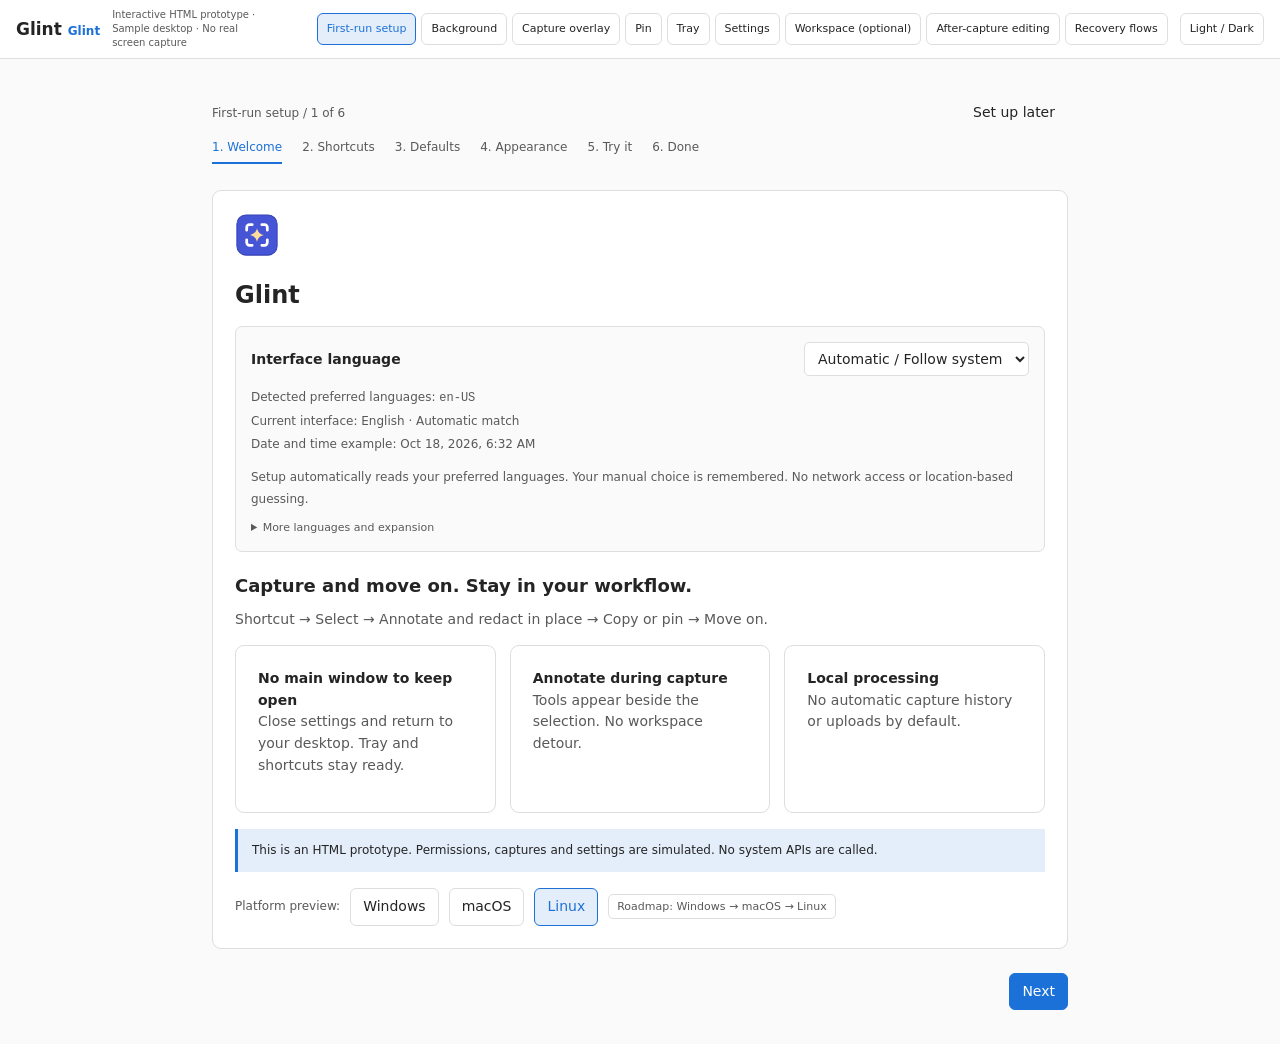
<file: prototype/index.html>
<!doctype html>
<html lang="zh-CN">
<head><meta charset="utf-8"><meta name="viewport" content="width=device-width,initial-scale=1"><title>拾光 Glint · 全流程交互原型</title><link rel="icon" type="image/svg+xml" href="../assets/brand/glint-app.svg"><link rel="stylesheet" href="styles.css"><link rel="stylesheet" href="platform-theme.css"></head>
<body>
<header class="prototype-bar"><strong>拾光 <span>Glint</span></strong><span class="prototype-label">HTML 交互原型 · 示意桌面 · 不截取真实屏幕</span><nav aria-label="原型场景">
<button data-route="onboarding/welcome">首次引导</button><button data-route="idle">常驻</button><button data-route="capture">截图浮层</button><button data-route="pins">贴图</button><button data-route="tray">托盘</button><button data-route="settings/general">设置</button><button data-route="workbench">辅助工作台</button><a class="postprocess-entry" href="postprocess.html">截图后编辑</a><button data-route="feedback">异常反馈</button>
</nav><button data-action="theme" title="切换原型主题">明 / 暗</button></header>
<main id="app"></main><div id="modal-root"></div><div id="toast" role="status" aria-live="polite"></div>
<script src="icons.js"></script><script src="toolbar.js"></script><script src="i18n.js"></script><script src="i18n-en.js"></script><script src="objects.js"></script>
<script src="capture-modes.js"></script><script src="app.js"></script>
</body></html>
</file>
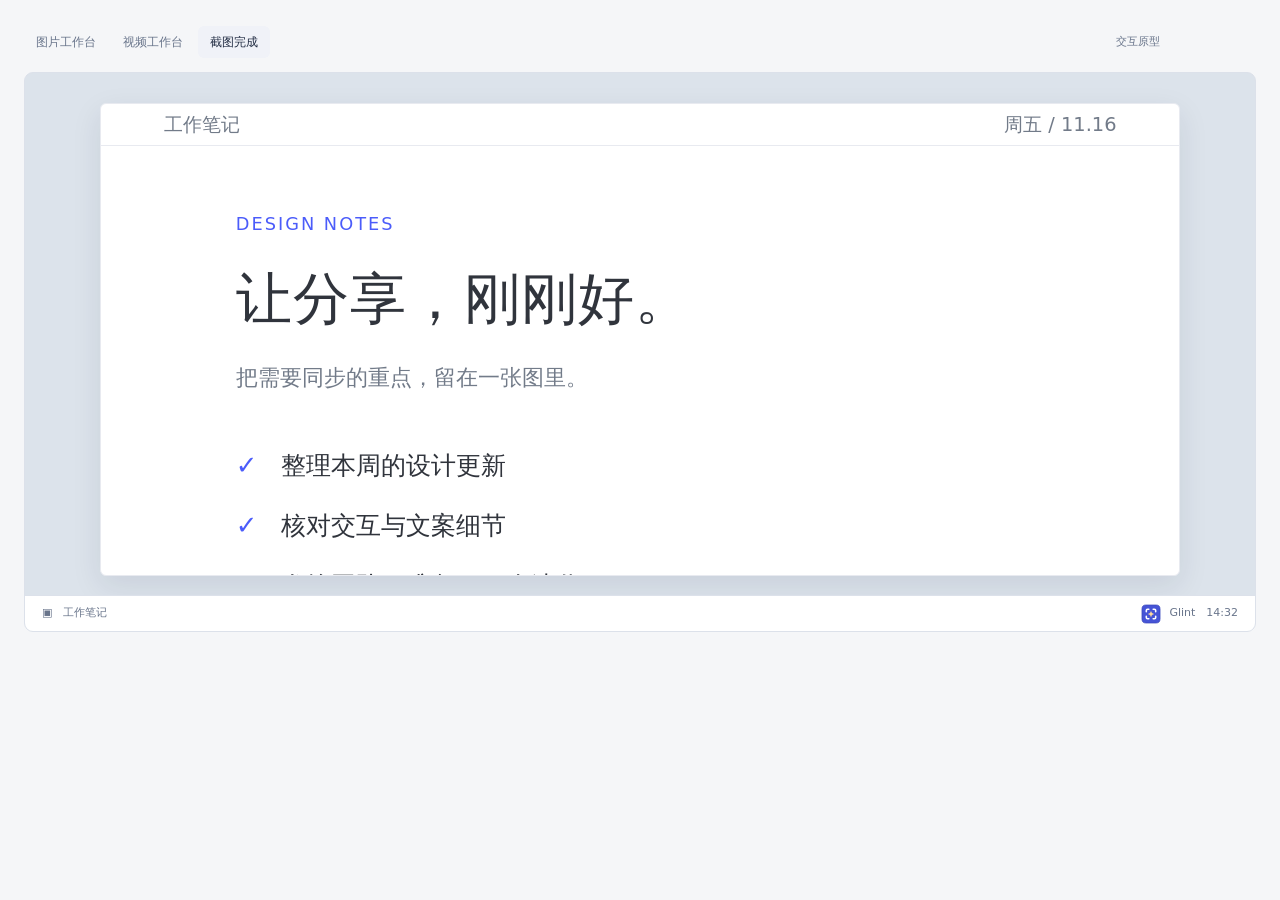
<file: prototype/postprocess.html>
<!doctype html>
<html lang="zh-CN">
<head>
  <meta charset="utf-8"><meta name="viewport" content="width=device-width,initial-scale=1">
  <title>拾光 Glint · 后处理工作台</title>
  <link rel="icon" type="image/svg+xml" href="../assets/brand/glint-app.svg"><link rel="stylesheet" href="postprocess.css">
</head>
<body style="margin:0;padding:clamp(8px,2vw,24px);background:light-dark(#f5f6f8,#16181c);color-scheme:light dark">
  <!-- BEGIN POSTPROCESS MOCKUP -->
  <div id="glint-postprocess" aria-label="拾光图片与视频工作台">
    <div class="gp-preview-bar"><div class="gp-scenarios" role="group" aria-label="预览场景"><button type="button" data-preview="image" aria-pressed="true">图片工作台</button><button type="button" data-preview="video" aria-pressed="false">视频工作台</button><button type="button" data-preview="result" aria-pressed="false">截图完成</button></div><span>交互原型</span></div>
    <section class="gp-desktop-view" aria-label="截图后返回桌面">
      <div class="gp-desktop-document"><div class="gp-desktop-content"></div></div>
      <aside class="gp-result-float" aria-label="截图结果浮窗"><button type="button" class="gp-result-close gp-icon" data-action="dismiss-result" aria-label="关闭浮窗"><i data-glint-icon="x" aria-hidden="true"></i></button><button type="button" class="gp-result-open" data-action="edit-result" aria-label="点击缩略图打开工作台"><span class="gp-result-status"><i data-glint-icon="check" aria-hidden="true"></i><span data-result-status>已复制到剪贴板</span></span><span class="gp-result-thumbnail"></span><span class="gp-result-footer"><span data-result-kind>截图</span><span>点击编辑 ↗</span></span></button></aside>
      <div class="gp-desktop-taskbar" aria-hidden="true"><span>▣　工作笔记</span><span><img src="../assets/brand/glint-small.svg" width="20" height="20" alt="">Glint　14:32</span></div>
    </section>
    <section class="gp-window" aria-label="图片与视频编辑窗口" hidden>
      <header class="gp-titlebar"><span class="gp-brand" aria-label="拾光"><img src="../assets/brand/glint-app.svg" width="28" height="28" alt=""></span><div class="gp-file-title"><b data-filename>截图 11-16.png</b><span data-dirty>未修改</span></div><div class="gp-editor-output"><button type="button" class="gp-icon" data-action="copy" aria-label="复制图片" data-tooltip="复制图片 · Ctrl C"><i data-glint-icon="copy" aria-hidden="true"></i></button><button type="button" class="gp-primary" data-action="export"><i data-glint-icon="save" aria-hidden="true"></i><span data-export-label>保存副本</span></button></div><button type="button" class="gp-icon gp-window-close" data-action="close" aria-label="关闭编辑窗口"><i data-glint-icon="x" aria-hidden="true"></i></button></header>
      <div class="gp-commandbar"><div class="gp-history"><button type="button" class="gp-icon" data-action="undo" aria-label="撤销" data-tooltip="撤销 · Ctrl Z"><i data-glint-icon="undo-2" aria-hidden="true"></i></button><button type="button" class="gp-icon" data-action="redo" aria-label="重做" data-tooltip="重做 · Ctrl Shift Z"><i data-glint-icon="redo-2" aria-hidden="true"></i></button></div><nav class="gp-toolrail" aria-label="编辑工具"></nav><div class="gp-command-end"><button type="button" class="gp-icon" data-action="compare" aria-label="按住查看原图" data-tooltip="按住查看原图"><i data-glint-icon="columns-2" aria-hidden="true"></i></button><button type="button" class="gp-icon" data-action="more" aria-label="更多操作" aria-expanded="false" data-tooltip="更多操作"><i data-glint-icon="ellipsis" aria-hidden="true"></i></button></div></div>
      <div class="gp-context" aria-label="当前工具选项"></div>
      <div class="gp-editor-body">
        <div class="gp-center">
          <main class="gp-stage" aria-label="编辑画布"><div class="gp-image-frame"><div class="gp-image-source" data-source><div class="gp-sample"><div class="gp-sample-top"><span>工作笔记</span><span>周五 / 11.16</span></div><article class="gp-sample-note"><div class="gp-sample-eyebrow">DESIGN NOTES</div><h2>让分享，刚刚好。</h2><p class="gp-sample-intro">把需要同步的重点，留在一张图里。</p><div class="gp-sample-list"><p><span>✓</span> 整理本周的设计更新</p><p><span>✓</span> 核对交互与文案细节</p><p><span>□</span> 发给团队，准备下一次迭代</p></div><div class="gp-sample-contact"><span>项目联系人</span><b>林一 · 138 0013 8000</b></div></article></div><img class="gp-local-image" alt="当前编辑图片" hidden><video class="gp-local-video" playsinline preload="metadata" hidden></video><svg class="gp-annotations" viewBox="0 0 1280 800" role="img" aria-label="可编辑标注"></svg></div><div class="gp-crop" hidden><div class="gp-crop-box" data-crop-handle="move"><span class="gp-crop-size"></span><span data-crop-handle="nw"></span><span data-crop-handle="ne"></span><span data-crop-handle="sw"></span><span data-crop-handle="se"></span></div></div><span class="gp-original-label" hidden>原图</span></div><span class="gp-canvas-hint" data-hint aria-live="polite"></span></main>
          <div class="gp-viewbar"><span data-editor-info>PNG · 1280 × 800</span><div class="gp-view-note" data-view-note></div><div class="gp-zoom"><button type="button" class="gp-icon" data-action="zoom-out" aria-label="缩小"><i data-glint-icon="minus" aria-hidden="true"></i></button><button type="button" data-action="zoom-actual" data-zoom>适应</button><button type="button" class="gp-icon" data-action="zoom-in" aria-label="放大"><i data-glint-icon="plus" aria-hidden="true"></i></button><span class="gp-divider"></span><button type="button" data-action="fit" aria-label="适应窗口" data-tooltip="适应窗口"><i data-glint-icon="maximize" aria-hidden="true"></i></button></div></div>
        </div>
      </div>
      <section class="gp-video" aria-label="视频片段时间线" hidden>
        <div class="gp-timeline-toolbar"><div class="gp-clip-actions"><button type="button" data-action="split"><i data-glint-icon="scissors" aria-hidden="true"></i><span>分割</span></button><button type="button" class="gp-icon" data-action="delete-clip" aria-label="删除所选片段" data-tooltip="删除所选片段"><i data-glint-icon="trash-2" aria-hidden="true"></i></button><button type="button" class="gp-icon" data-category="clip" aria-label="裁剪片段时长" data-tooltip="裁剪片段时长"><i data-glint-icon="clip" aria-hidden="true"></i></button></div><div class="gp-playback"><button type="button" class="gp-icon" data-action="frame-back" aria-label="上一帧"><i data-glint-icon="skip-back" aria-hidden="true"></i></button><button type="button" class="gp-icon" data-action="play" aria-label="播放"><i data-glint-icon="play" aria-hidden="true"></i></button><button type="button" class="gp-icon" data-action="frame-next" aria-label="下一帧"><i data-glint-icon="skip-forward" aria-hidden="true"></i></button><span class="gp-time"><b data-time>00:08.0</b><span data-duration> / 00:32.0</span></span></div><button type="button" data-action="audio" aria-pressed="false" data-audio-button><i data-glint-icon="volume-2" aria-hidden="true"></i><span>声音</span></button></div>
        <div class="gp-timeline"><div class="gp-track-labels"><span>时间</span><span>画面</span><span>标注</span></div><div class="gp-track-content"><div class="gp-ruler"></div><div class="gp-clip-track"></div><div class="gp-mark-track"></div><div class="gp-playhead" aria-hidden="true"></div><input type="range" class="gp-seek" data-field="seek" min="0" max="32" step="0.01" value="8" aria-label="时间线播放位置"></div></div>
        <div class="gp-timeline-footer"><span data-timeline-summary>1 个片段 · 标注可设置出现时间</span></div>
      </section>
      <div class="gp-more-menu" role="group" aria-label="更多操作" hidden></div>
      <div class="gp-dialog-layer" hidden><section class="gp-dialog" role="dialog" aria-modal="true" aria-label="编辑对话框"></section></div>
    </section>
    <input type="file" class="gp-file-input" accept=".png,.jpg,.jpeg,.webp,.bmp,.tif,.tiff,.ico,.gif,.mp4,.mov,.mkv,.webm,.m4v,.wmv" hidden><div class="gp-toast" role="status" aria-live="polite" hidden></div>
  </div>
  <!-- END POSTPROCESS MOCKUP -->
  <script src="icons.js"></script><script src="postprocess.js"></script>
</body>
</html>
</file>
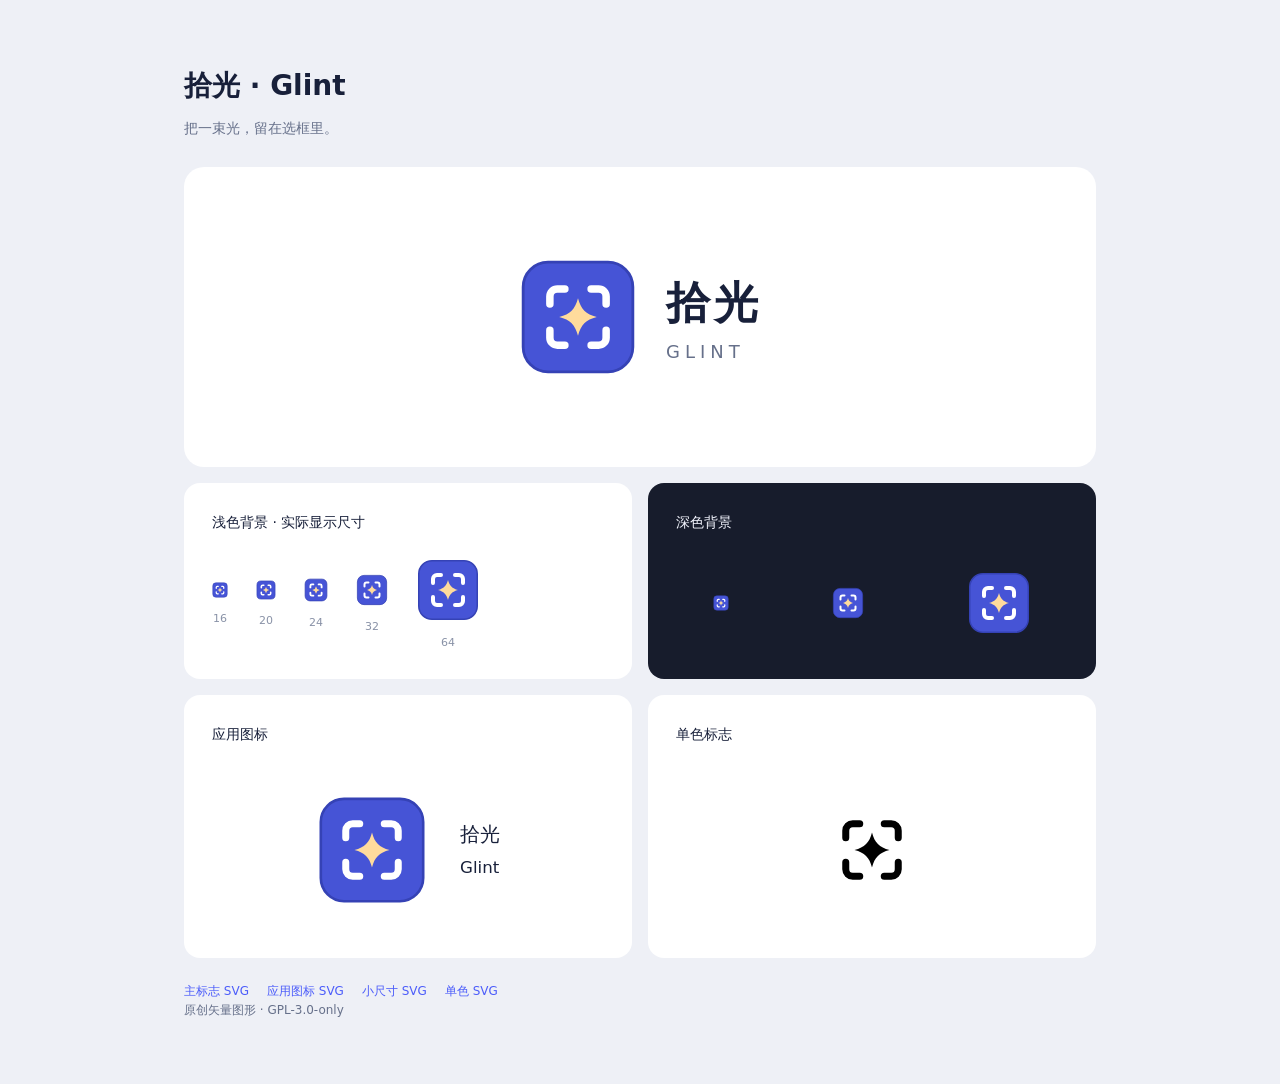
<file: assets/brand/preview.html>
<!doctype html>
<html lang="zh-CN">
<meta charset="utf-8">
<meta name="viewport" content="width=device-width,initial-scale=1">
<title>拾光 · Glint 标志</title>
<style>
  *{box-sizing:border-box}body{margin:0;background:#eef0f6;color:#18203a;font:14px/1.6 system-ui,"Microsoft YaHei",sans-serif}
  main{max-width:960px;margin:64px auto;padding:0 24px}h1{font-size:28px;margin:0 0 8px}p{color:#66708a;margin:0 0 28px}
  .hero{background:#fff;border-radius:20px;min-height:300px;display:flex;align-items:center;justify-content:center;gap:28px}
  .hero img{width:120px;height:120px}.name{font-size:44px;font-weight:650;letter-spacing:4px}.en{font-size:18px;letter-spacing:5px;color:#66708a}
  .grid{display:grid;grid-template-columns:1fr 1fr;gap:16px;margin:16px 0}.card{background:#fff;padding:28px;border-radius:16px}.dark{background:#171c2c;color:#f4f6ff}
  h2{font-size:14px;font-weight:500;margin:0 0 24px;color:inherit}.sizes{display:flex;align-items:center;gap:28px;min-height:90px;flex-wrap:wrap}
  figure{margin:0;text-align:center}figcaption{font-size:11px;color:#8992a7;margin-top:12px}.sizes img{display:block;margin:auto}
  .app{display:flex;align-items:center;justify-content:center;gap:32px;min-height:160px}.app img{width:112px;height:112px}.app span{font-size:20px}
  a{color:#4b5cfa;text-decoration:none}footer{margin-top:24px;color:#66708a;font-size:12px}footer a{margin-right:18px}
  @media(max-width:620px){main{margin:24px auto}.grid{grid-template-columns:1fr}.hero{gap:16px;min-height:240px}.hero img{width:80px;height:80px}.name{font-size:30px}.sizes{gap:20px}}
</style>
<main>
  <h1>拾光 · Glint</h1>
  <p>把一束光，留在选框里。</p>
  <section class="hero"><img src="glint.svg" alt="拾光标志"><div><div class="name">拾光</div><div class="en">GLINT</div></div></section>
  <div class="grid">
    <section class="card"><h2>浅色背景 · 实际显示尺寸</h2><div class="sizes">
      <figure><img src="glint-small.svg" width="16" height="16" alt="16 像素"><figcaption>16</figcaption></figure>
      <figure><img src="glint-small.svg" width="20" height="20" alt="20 像素"><figcaption>20</figcaption></figure>
      <figure><img src="glint-small.svg" width="24" height="24" alt="24 像素"><figcaption>24</figcaption></figure>
      <figure><img src="glint.svg" width="32" height="32" alt="32 像素"><figcaption>32</figcaption></figure>
      <figure><img src="glint.svg" width="64" height="64" alt="64 像素"><figcaption>64</figcaption></figure>
    </div></section>
    <section class="card dark"><h2>深色背景</h2><div class="sizes">
      <img src="glint-small.svg" width="16" height="16" alt="小图标">
      <img src="glint.svg" width="32" height="32" alt="标志">
      <img src="glint.svg" width="64" height="64" alt="标志">
    </div></section>
    <section class="card"><h2>应用图标</h2><div class="app"><img src="glint-app.svg" alt="应用图标"><span>拾光<br><small>Glint</small></span></div></section>
    <section class="card"><h2>单色标志</h2><div class="app"><img src="glint-mono.svg" alt="单色标志"></div></section>
  </div>
  <footer><a href="glint.svg">主标志 SVG</a><a href="glint-app.svg">应用图标 SVG</a><a href="glint-small.svg">小尺寸 SVG</a><a href="glint-mono.svg">单色 SVG</a><br>原创矢量图形 · GPL-3.0-only</footer>
</main>
</html>
</file>
<file: prototype/styles.css>
:root{--bg:#f5f6fa;--surface:#fff;--side:#edf0f6;--text:#202b42;--muted:#69758b;--line:#dce1ea;--accent:#4b5cfa;--accent-soft:#e9edff;--danger:#c14151;--desktop:#dce3eb;--shadow:0 12px 36px #19243b18;color-scheme:light}
:root[data-theme=dark]{--bg:#141b27;--surface:#1c2432;--side:#19212f;--text:#e7ebf3;--muted:#a8b3c8;--line:#354054;--accent-soft:#293455;--danger:#ff8c98;--desktop:#101722;--shadow:0 12px 36px #0004;color-scheme:dark}
*{box-sizing:border-box}body{margin:0;background:var(--bg);color:var(--text);font:14px/1.55 "Microsoft YaHei UI",system-ui,sans-serif}button,input,select,textarea{font:inherit;color:inherit}button{cursor:pointer;border:1px solid var(--line);background:var(--surface);border-radius:6px;padding:7px 12px;white-space:nowrap}button:hover{border-color:var(--accent);color:var(--accent)}button:focus-visible,a:focus-visible,input:focus-visible,select:focus-visible{outline:2px solid var(--accent);outline-offset:3px}button:disabled{cursor:default;opacity:.45}button.primary{background:var(--accent);color:#fff;border-color:var(--accent)}button.active{background:var(--accent-soft);border-color:var(--accent);color:var(--accent)}button.danger{color:var(--danger)}button.quiet{border-color:transparent;background:transparent}input[type=text],input[type=number],select,textarea{border:1px solid var(--line);border-radius:5px;background:var(--bg);padding:7px 9px;max-width:100%}input[type=checkbox],input[type=radio],input[type=range]{accent-color:var(--accent)}input[type=range]{width:155px;vertical-align:middle}input[type=number]{width:90px}a{color:var(--accent)}h1,h2,h3,p{margin-top:0}h1{font-size:24px;margin-bottom:10px}h2{font-size:18px;margin-bottom:9px}h3{font-size:15px;margin-bottom:7px}p{color:var(--muted)}small,.muted{color:var(--muted);font-size:12px}kbd{font:12px ui-monospace,monospace;background:var(--side);border:1px solid var(--line);border-radius:4px;padding:2px 6px}hr{border:0;border-top:1px solid var(--line);margin:20px 0}.row{display:flex;align-items:center;gap:10px;flex-wrap:wrap}.spread{display:flex;justify-content:space-between;align-items:center;gap:15px}.grow{flex:1}.stack{display:grid;gap:14px}.chip{display:inline-block;padding:3px 8px;border:1px solid var(--line);border-radius:5px;font-size:11px;color:var(--muted)}.planned{color:#a6771b;background:#fff2d6;border-color:#eed59e}.ok{color:#13816b;background:#e5f6ef}.error{color:var(--danger)}.note{padding:12px 14px;border-left:3px solid var(--accent);background:var(--accent-soft);font-size:12px;margin:16px 0}.card{background:var(--surface);border:1px solid var(--line);padding:22px;border-radius:9px}.grid2{display:grid;grid-template-columns:1fr 1fr;gap:16px}.grid3{display:grid;grid-template-columns:repeat(3,1fr);gap:14px}.prototype-bar{height:56px;padding:8px 16px;display:flex;align-items:center;gap:12px;border-bottom:1px solid var(--line);background:var(--surface);position:relative;z-index:100}.prototype-bar strong{font-size:17px;white-space:nowrap}.prototype-bar strong span{font-size:12px;color:var(--accent)}.prototype-label{font-size:10px;color:var(--muted);max-width:160px;line-height:1.4}.prototype-bar nav{display:flex;gap:5px;margin-left:auto}.prototype-bar button{font-size:11px;padding:6px 9px}.prototype-bar [aria-current=page]{color:var(--accent);border-color:var(--accent);background:var(--accent-soft)}#app{min-height:calc(100vh - 56px)}.page{max-width:1100px;margin:auto;padding:32px 28px}.page-head{margin-bottom:24px}.footer-actions{display:flex;gap:10px;align-items:center;margin-top:24px;justify-content:flex-end}.stepper{display:flex;gap:20px;margin-bottom:26px;flex-wrap:wrap}.stepper span{font-size:12px;color:var(--muted);padding:6px 0;border-bottom:2px solid transparent}.stepper .current{color:var(--accent);border-color:var(--accent)}.onboard-wrap{max-width:840px;margin:auto;padding:35px 22px}.onboard{min-height:420px}.brand-icon{width:44px;height:44px;display:grid;place-items:center;background:var(--accent);border-radius:10px;color:white;font-size:28px;margin-bottom:20px}.choice{display:block;padding:15px;border:1px solid var(--line);border-radius:7px;margin:10px 0;cursor:pointer}.choice input{margin-right:10px}.choice:has(input:checked){border-color:var(--accent);background:var(--accent-soft)}.swatch{width:30px;height:30px;border-radius:50%;padding:0;border:3px solid transparent}.swatch.active{border-color:var(--text)}.desktop{position:relative;height:calc(100vh - 56px);min-height:650px;overflow:hidden;background:var(--desktop);user-select:none}.desktop-label{position:absolute;top:18px;left:22px;color:var(--muted);font-size:11px;z-index:1}.mock-document{position:absolute;left:14%;top:15%;width:64%;height:65%;background:var(--surface);border:1px solid var(--line);border-radius:8px;overflow:hidden}.mock-title{padding:10px 18px;background:var(--side);font-size:12px;border-bottom:1px solid var(--line)}.mock-body{padding:25px 30px;display:grid;grid-template-columns:160px 1fr;gap:26px;height:calc(100% - 40px)}.mock-sidebar{border-right:1px solid var(--line);padding-right:20px;color:var(--muted);font-size:12px}.mock-sidebar div{margin-bottom:18px}.mock-content h2{font-size:24px}.fake-line{height:10px;background:var(--side);margin:13px 0;border-radius:3px}.mock-block{border:1px solid var(--line);padding:15px;margin:20px 0;font-size:12px}.mock-block b{color:var(--accent)}.taskbar{height:42px;background:var(--surface);position:absolute;bottom:0;left:0;right:0;border-top:1px solid var(--line);display:flex;align-items:center;padding:0 22px;gap:14px;z-index:12;font-size:12px}.tray-glyph{background:var(--accent);color:white;border:0;padding:1px 7px;border-radius:4px;min-width:25px}.idle-hint{position:absolute;bottom:65px;right:24px;width:330px;font-size:12px;padding:16px;background:var(--surface);border:1px solid var(--line);border-radius:7px;z-index:3}.idle-hint p{margin:5px 0 10px}.capture-help{position:absolute;top:18px;left:50%;transform:translateX(-50%);padding:9px 18px;background:var(--surface);border:1px solid var(--line);border-radius:6px;font-size:12px;z-index:8;white-space:nowrap}.capture-surface{position:absolute;inset:0 0 42px;z-index:4;cursor:crosshair;touch-action:none}.capture-surface.empty{background:rgb(10 20 39 / var(--capture-dim,.52))}.selection{position:absolute;border:2px solid var(--accent);box-shadow:0 0 0 9999px rgb(10 20 39 / var(--capture-dim,.52));z-index:5;pointer-events:none}.selection .dimension{position:absolute;top:-27px;left:-2px;background:var(--surface);color:var(--text);font:11px monospace;padding:3px 7px;border-radius:4px}.handle{position:absolute;width:8px;height:8px;background:white;border:1px solid var(--accent)}.handle.nw{top:-5px;left:-5px}.handle.ne{top:-5px;right:-5px}.handle.sw{bottom:-5px;left:-5px}.handle.se{bottom:-5px;right:-5px}.handle.n{top:-5px;left:50%}.handle.s{bottom:-5px;left:50%}.handle.w{left:-5px;top:50%}.handle.e{right:-5px;top:50%}.annotation-layer{position:absolute;inset:0;width:100%;height:100%;overflow:hidden}.toolbar{position:absolute;display:flex;align-items:center;gap:4px;padding:7px;background:var(--surface);border:1px solid var(--line);border-radius:7px;z-index:9;box-shadow:var(--shadow);max-width:calc(100% - 24px);flex-wrap:wrap}.toolbar button{font-size:12px;padding:6px 8px}.divider{height:24px;width:1px;background:var(--line);margin:0 4px}.property-panel{position:absolute;padding:10px 12px;background:var(--surface);border:1px solid var(--line);border-radius:6px;z-index:9;font-size:12px;box-shadow:var(--shadow)}.property-panel .swatch{width:22px;height:22px;border-width:2px}.capture-caption{position:absolute;bottom:56px;left:20px;color:#fff;background:#202b42d9;border-radius:5px;padding:8px 12px;font-size:11px;z-index:8}.inline-editor{position:absolute;z-index:15;min-width:220px;background:var(--surface);border:1px solid var(--accent);padding:10px;border-radius:5px}.inline-editor input{width:220px}.tray-menu{position:absolute;right:30px;bottom:49px;background:var(--surface);border:1px solid var(--line);border-radius:7px;width:265px;padding:6px;box-shadow:var(--shadow);z-index:15}.menu-item{display:flex;justify-content:space-between;align-items:center;width:100%;text-align:left;border:0;background:transparent;padding:9px 12px;font-size:12px}.menu-item:hover{background:var(--accent-soft)}.menu-sep{height:1px;background:var(--line);margin:5px}.pin{position:absolute;background:var(--surface);border:1px solid var(--accent);box-shadow:var(--shadow);z-index:10;min-width:240px;overflow:hidden}.pin-head{background:var(--side);display:flex;align-items:center;padding:5px 9px;gap:5px;cursor:move;font-size:11px}.pin-head button{font-size:10px;padding:3px 6px}.pin-body{padding:22px;position:relative}.pin-body h3{font-size:21px}.pin-body .annotation-layer{inset:0}.pin-controls{padding:8px 12px;border-top:1px solid var(--line);display:flex;gap:10px;align-items:center;font-size:11px}.settings-shell{max-width:1190px;margin:25px auto;border:1px solid var(--line);background:var(--surface);border-radius:9px;overflow:hidden}.settings-head{padding:20px 24px;border-bottom:1px solid var(--line);display:flex;align-items:center;justify-content:space-between}.settings-head h1{font-size:21px;margin:0}.settings-layout{display:grid;grid-template-columns:190px minmax(0,1fr);min-height:615px}.settings-nav{background:var(--side);padding:14px 10px;border-right:1px solid var(--line)}.settings-nav button{display:block;text-align:left;width:100%;margin-bottom:4px;border:0;background:transparent;font-size:12px;padding:9px 14px}.settings-nav button.active{background:var(--surface);color:var(--accent)}.settings-nav small{display:block;margin:14px 14px 7px;font-size:10px}.settings-body{padding:24px 30px;min-width:0}.settings-body>p{font-size:12px}.setting-group{border-top:1px solid var(--line);margin-top:22px;padding-top:18px}.setting-group:first-of-type{border-top:0;margin-top:12px;padding-top:8px}.setting-row{display:flex;align-items:center;justify-content:space-between;gap:20px;min-height:60px;padding:10px 0;border-bottom:1px solid var(--line)}.setting-row:last-child{border:0}.setting-row .description{font-size:11px;color:var(--muted);margin-top:3px;max-width:500px}.setting-row label{cursor:pointer}.setting-control{display:flex;align-items:center;gap:10px;flex-shrink:0}.setting-control input[type=text]{width:235px}.settings-footer{padding:14px 24px;border-top:1px solid var(--line);display:flex;align-items:center;gap:9px;background:var(--bg);position:sticky;bottom:0;z-index:20;font-size:12px}.hotkey{min-width:170px;text-align:center;font:12px ui-monospace,monospace}.table{width:100%;border-collapse:collapse;font-size:12px}.table td,.table th{border-bottom:1px solid var(--line);padding:12px 8px;text-align:left}.table th{font-weight:500;color:var(--muted)}.permissions{padding:14px;border:1px solid var(--line);margin:12px 0;border-radius:6px}.modal-backdrop{position:fixed;inset:56px 0 0;background:#10182777;display:grid;place-items:center;z-index:120;padding:20px}.modal{background:var(--surface);border:1px solid var(--line);border-radius:9px;box-shadow:var(--shadow);padding:25px;width:520px;max-width:95vw}.modal p{font-size:12px;line-height:1.8}.modal .footer-actions{margin-top:20px}.hotkey-recorder{font:20px monospace;padding:24px;text-align:center;border:1px dashed var(--accent);background:var(--accent-soft);margin:18px 0}.modal-title{display:flex;justify-content:space-between;align-items:center;margin-bottom:12px}.modal-title h2{margin:0}#toast{display:none;position:fixed;bottom:62px;left:50%;transform:translateX(-50%);background:var(--surface);border:1px solid var(--accent);color:var(--text);font-size:12px;padding:12px 20px;border-radius:6px;z-index:150;box-shadow:var(--shadow);max-width:90vw}.workbench-preview{border:1px solid var(--line);padding:25px;background:var(--side);min-height:200px}.feature-list{padding-left:20px;color:var(--muted);font-size:12px}.feature-list li{margin:10px 0}.banner{padding:15px;background:var(--accent-soft);border:1px solid var(--line);border-radius:6px;margin:16px 0;font-size:12px}.error-scenarios button{display:block;text-align:left;width:100%;margin:10px 0}.theme-preview{padding:20px;border:1px solid var(--line);border-radius:7px;margin:15px 0}.route-tag{font-size:10px;color:var(--muted)}@media(max-width:1100px){.prototype-label{display:none}.prototype-bar{padding:6px 9px;gap:6px}.prototype-bar nav{gap:3px}.prototype-bar nav button{padding:6px}.settings-shell{margin:16px}.settings-layout{grid-template-columns:165px 1fr}.settings-body{padding:20px}.mock-body{grid-template-columns:110px 1fr}.toolbar{gap:3px}.setting-control input[type=text]{width:190px}}@media(max-width:760px){.prototype-bar{height:auto;flex-wrap:wrap}.prototype-bar nav{order:3;width:100%;overflow:auto}.desktop{height:760px}.settings-layout{grid-template-columns:1fr}.settings-nav{display:flex;overflow:auto;border-right:0}.settings-nav small{display:none}.settings-nav button{width:auto;white-space:nowrap}.grid2,.grid3{grid-template-columns:1fr}.setting-row{align-items:flex-start;flex-direction:column;gap:8px}.mock-body{grid-template-columns:1fr}.mock-sidebar{display:none}.settings-footer{flex-wrap:wrap}.stepper{gap:10px}}
:is(.toolbar,.toolbar-preview) button{display:inline-flex;align-items:center;justify-content:center;gap:5px;min-width:31px;min-height:32px}svg{flex-shrink:0}.toolbar-preview{display:flex;align-items:center;flex-wrap:wrap;gap:4px;padding:12px;background:var(--bg);border:1px solid var(--line);border-radius:6px;margin:12px 0}.toolbar-preview button{font-size:11px;padding:6px}.toolbar-preview .divider{display:block}.tool-order-list{display:grid;gap:4px;margin-top:10px}.tool-order-row{display:flex;align-items:center;gap:9px;padding:5px 9px;border:1px solid var(--line);border-radius:5px;background:var(--bg)}.tool-order-row button{padding:2px 9px}.tool-order-row label{cursor:pointer}.drag-handle{cursor:grab;color:var(--muted)}.modal:has(.tool-order-list){width:780px;max-height:calc(100vh - 94px);overflow:auto}.capture-properties{max-width:calc(100% - 24px)}.capture-properties .row{gap:8px}.capture-properties button{padding:4px 7px;font-size:12px}.settings-body:has(.tool-order-list) .grid2 label{display:flex;gap:12px;align-items:center}.capture-toolbar{visibility:visible}.tool-order-row:hover{border-color:var(--accent)}
.language-panel{padding:15px;border:1px solid var(--line);border-radius:7px;background:var(--bg);margin:12px 0 20px}.language-status{font-size:12px;color:var(--muted);margin:10px 0;line-height:1.9}.language-panel details{margin-top:10px;font-size:11px;color:var(--muted)}.language-panel summary{cursor:pointer}.language-panel select{max-width:250px}.language-panel .note{margin:8px 0}.onboard-wrap{max-width:900px}.prototype-bar nav{min-width:0;flex-wrap:wrap}.prototype-bar{height:auto;min-height:56px}.toolbar button{flex-shrink:0}html[lang=en] .settings-nav button{white-space:normal}html[lang=en] .setting-control{flex-shrink:1}html[lang=en] .settings-layout{grid-template-columns:210px minmax(0,1fr)}html[lang=en] .capture-help{white-space:normal;max-width:90%;width:max-content}html[lang=en] .grid3 .card{overflow-wrap:anywhere}
.prototype-bar .postprocess-entry{display:inline-flex;align-items:center;text-decoration:none;border:1px solid var(--line);border-radius:6px;padding:6px 9px;font-size:11px;white-space:nowrap;color:var(--text);background:var(--surface)}.prototype-bar .postprocess-entry:hover{color:var(--accent);border-color:var(--accent)}

.inline-editor{width:min(420px,calc(100% - 24px));min-width:260px;flex-wrap:wrap;padding:10px;gap:8px}.inline-editor input{width:100%;min-width:0}.inline-editor small{width:100%}

.object-outline{position:absolute;border:1px dashed var(--accent);box-shadow:0 0 0 1px white;pointer-events:none;box-sizing:border-box;}

.object-grip{position:absolute;width:7px;height:7px;transform:translate(-50%,-50%);background:white;border:1px solid var(--accent);pointer-events:none;}
#desktop-pin{min-width:320px;}
#desktop-pin .pin-controls input[type=range]{flex:1;min-width:40px;width:80px;}
.capture-countdown{position:absolute;top:40px;left:50%;transform:translateX(-50%);width:min(440px,calc(100% - 48px));padding:20px;text-align:center;background:var(--surface);color:var(--text);border:2px solid var(--accent);border-radius:12px;box-shadow:0 8px 30px #0003;}
.capture-countdown strong{display:block;font-size:42px;color:var(--accent);}
.sample-captured-cursor{position:absolute;left:50%;top:260px;z-index:1;pointer-events:none;}

.capture-magnifier{position:absolute;z-index:9;pointer-events:none;width:124px;height:158px;box-sizing:border-box;background:var(--surface);color:var(--text);border:1px solid var(--line);border-radius:6px;text-align:center;padding:6px;font-size:11px;display:flex;flex-direction:column;align-items:center;gap:4px}.capture-magnifier[hidden]{display:none}.magnifier-grid{position:relative;width:110px;height:110px;background:repeating-conic-gradient(#ccd 0% 25%,#fff 0% 50%) 0/10px 10px}.magnifier-grid svg{width:110px;height:110px;image-rendering:pixelated}.magnifier-grid i{position:absolute;left:50px;top:50px;width:10px;height:10px;box-sizing:border-box;border:1px solid #ed6571}

.scale-preview{overflow:auto;max-width:100%;padding:4px}.scale-preview>.theme-preview{zoom:var(--preview-scale,1);min-width:410px}
.modal:not(:has(.tool-order-list)){max-height:calc(100vh - 110px);overflow-y:auto}

/* Optional decorative feedback; geometry and capture input never transition. */
:root[data-reduce-motion=false] button{transition:background-color 150ms,color 150ms,border-color 150ms}
:root[data-reduce-motion=true] *, :root[data-reduce-motion=true] *::before, :root[data-reduce-motion=true] *::after{transition:none!important;animation:none!important;scroll-behavior:auto!important}

.capture-service-error{display:block;flex-basis:100%;color:var(--danger);font-weight:600}
/* Capture has no persistent instruction banner; show only service failures. */
.capture-help:not(:has(.capture-service-error)){display:none}
.capture-caption{display:none}
.capture-magnifier{padding:0;gap:0;line-height:16px;border-radius:0;background:#161616;color:#fff;border-color:#8b8b8b;font-weight:600}
.capture-magnifier .magnifier-grid{flex-shrink:0;width:122px;height:122px;background:#161616}
.capture-magnifier .magnifier-grid svg{width:122px;height:122px}
.capture-magnifier .magnifier-grid::before,.capture-magnifier .magnifier-grid::after{content:"";position:absolute;background:#4295d9;pointer-events:none}
.capture-magnifier .magnifier-grid::before{left:60px;top:0;width:1px;height:122px}
.capture-magnifier .magnifier-grid::after{left:0;top:60px;width:122px;height:1px}
.capture-magnifier .magnifier-grid i{left:55px;top:55px;width:12px;height:12px;border-color:#b1daf7}
.capture-magnifier small{color:#fff}
.capture-magnifier code,.capture-magnifier small{font-size:10px}
.capture-properties:has(>span:only-child){display:none}
.capture-help:has(.capture-service-error)>:not(.capture-service-error){display:none}
.toolbar-keyboard-hint{position:absolute;z-index:10;max-width:calc(100% - 8px);padding:3px 7px;background:var(--surface);color:var(--text);border:1px solid var(--line);border-radius:4px;font-size:12px;pointer-events:none;overflow-wrap:anywhere}

.hotkey-recorder:focus-visible{outline:2px solid var(--accent);outline-offset:3px}

.inline-shortcut{display:grid;gap:10px;min-width:240px;max-width:420px}.inline-shortcut .hotkey-recorder{padding:12px 16px;border:1px solid var(--accent);border-radius:8px;min-height:46px;display:flex;align-items:center}.inline-shortcut small{line-height:1.5}.inline-shortcut .row{flex-wrap:wrap}

/* Compact capture toolbar: fixed cells, selection-right alignment, explicit overflow. */
.capture-toolbar button,.toolbar-preview button{min-width:32px;min-height:30px;padding:5px 7px;border:0;border-radius:6px;background:transparent;color:var(--text)}.capture-toolbar .divider{display:none}.capture-toolbar,.toolbar-preview{border-radius:10px;background:var(--surface);box-shadow:var(--shadow)}.capture-toolbar button:hover,.toolbar-preview button:hover{background:var(--side);color:var(--text)}.capture-toolbar button.active,.toolbar-preview button.active{background:var(--accent-soft);color:var(--accent)}.capture-toolbar button.primary,.toolbar-preview button.primary{background:var(--accent);color:#fff}.capture-toolbar button.primary:hover,.toolbar-preview button.primary:hover{background:var(--accent);color:#fff;filter:brightness(1.06)}.capture-toolbar button svg,.toolbar-preview button svg{width:18px;height:18px}.capture-toolbar button[data-action="cancel-capture"]{color:var(--muted)}.capture-properties{border-radius:8px}

.capture-toolbar button,.toolbar-preview button { scroll-snap-align: start; flex-shrink: 0; }

@font-face{font-family:"Noto Sans SC";src:url("../assets/fonts/NotoSansSC-VF.ttf") format("truetype");font-weight:100 900;font-display:swap;}
body{font-family:system-ui,-apple-system,BlinkMacSystemFont,"Segoe UI","Noto Sans SC",sans-serif;font-weight:400;}
.capture-mode-bar{position:absolute;z-index:16;left:50%;top:12px;transform:translateX(-50%);display:flex;padding:4px;background:var(--surface);border:1px solid var(--line);border-radius:7px;gap:4px}.capture-mode-bar button{border:0;min-width:88px}.capture-mode-bar button.active{background:var(--accent-soft);color:var(--accent)}.capture-mode-setup{position:absolute;z-index:16;left:50%;top:40%;transform:translate(-50%,-20%);width:340px;padding:14px;border:1px solid var(--line);border-radius:8px;background:var(--surface);display:flex;flex-direction:column;gap:12px}.capture-mode-setup small{font-size:12px;color:var(--muted)}.capture-mode-setup .row{flex-wrap:wrap;font-size:12px}
.live-session{position:fixed;inset:0;z-index:120;pointer-events:none}.live-capture-hole{position:absolute;border:2px solid var(--accent);box-shadow:0 0 0 9999px #0006;overflow:hidden;pointer-events:auto}.scroll-source{height:100%;overflow:auto;scrollbar-width:none;background:#fff;color:#20252e}.long-document{background:#fff;color:#222d3f;padding:24px;font-size:14px}.long-document h2{font-size:26px}.long-document h3{font-size:22px;margin:24px 0 14px}.long-document article{padding-bottom:20px}.long-document p{line-height:1.8}.document-chart{display:flex;align-items:end;height:130px;gap:16px;background:#f2f4f8;padding:18px}.document-chart i{flex:1;height:45%;background:#6978dd}.document-chart i:nth-child(2){height:90%}.document-chart i:nth-child(3){height:70%}.document-chart i:nth-child(4){height:100%}.document-lines{height:90px;background:repeating-linear-gradient(#e9edf4 0 7px,transparent 7px 24px)}.stitch-preview{position:absolute;background:#fff;box-shadow:var(--shadow);pointer-events:auto}.stitch-image{height:100%;overflow:auto;scrollbar-width:thin}.stitch-loading{color:#8a93a6;font-size:12px;text-align:center;padding:48px 0}.stitch-image .long-document{padding:18px;font-size:11px}.stitch-image h2{font-size:20px}.stitch-image h3{font-size:17px}.stitch-image .document-chart{height:90px;gap:8px}.live-scroll-control{position:absolute;transform:translateX(-50%);display:flex;gap:10px;align-items:center;pointer-events:auto}.live-scroll-control small{padding:5px;background:#fff;border-radius:5px;color:#48546b;font-size:11px}.live-output-toolbar,.record-control-strip{position:absolute;display:flex;align-items:center;gap:8px;padding:7px 10px;border-radius:7px;background:var(--surface);box-shadow:var(--shadow);pointer-events:auto}.live-output-toolbar{transform:translateX(-50%)}.live-output-toolbar button{display:flex;align-items:center;justify-content:center;width:38px;height:34px;border:0;padding:6px}.seam-recovery{position:absolute;bottom:0;left:0;right:0;background:var(--surface);padding:12px;border:1px solid #d99c30;font-size:12px}.record-control-strip{font-size:12px}.record-control-strip small{font-size:10px;color:var(--muted)}.record-light{width:9px;height:9px;background:#ed5160;border-radius:50%}.record-countdown{position:absolute;inset:35% 0 auto;text-align:center;font-size:70px;color:white}.record-review-backdrop{position:fixed;inset:56px 0 0;z-index:120;background:#0006;display:grid;place-items:center}.record-review{width:min(760px,90vw);max-height:85vh;background:var(--surface);border-radius:8px;overflow:hidden}.record-review > header,.record-review > footer{display:flex;align-items:center;gap:12px;padding:12px}.record-review > header small{flex:1;color:var(--muted);font-size:11px}.record-result-image{height:420px;overflow:hidden;background:#171c25;padding:12px 100px}.record-result-image .long-document{transform:scale(.8);transform-origin:top center}.record-trim{padding:6px 12px}.record-trim input{width:100%}
.record-review > header,.record-review > footer{display:flex;align-items:center;gap:12px;padding:12px}
.record-review-backdrop{bottom:42px}
.record-review{max-height:calc(100% - 24px)}
body:has(.live-session) .capture-mode-bar,body:has(.live-session) .capture-mode-setup,body:has(.live-session) .capture-help,body:has(.live-session) .capture-toolbar,body:has(.live-session) .capture-properties,body:has(.live-session) .capture-caption{visibility:hidden}
/* The live selection stays distinct while the adjacent preview is populated. */
.live-capture-hole{outline:1px solid #fff8;outline-offset:2px}
.stitch-preview::before{content:attr(aria-label);display:block;position:absolute;top:0;left:0;right:0;height:28px;padding:5px 10px;background:var(--surface);color:var(--muted);font-size:12px;z-index:1}
.stitch-preview .stitch-image{padding-top:28px}
.stitch-preview::before{display:none}.stitch-preview .stitch-image{padding-top:0}
.scroll-dock,.record-dock{position:absolute;display:flex;align-items:center;gap:6px;padding:6px 8px;background:var(--surface);border:1px solid var(--line);border-radius:7px;box-shadow:var(--shadow);pointer-events:auto;white-space:nowrap}
.scroll-dock{transform:translateX(-50%)}.scroll-dock button,.record-dock button{height:30px;padding:5px 9px;display:inline-flex;align-items:center;justify-content:center;gap:5px}.scroll-dock i{height:20px;width:1px;background:var(--line);margin:0 2px}.dock-status{color:var(--muted);font-size:11px}.scroll-dock>[data-action="scroll-edit"],.scroll-dock>[data-action="scroll-save"],.scroll-dock>[data-action="scroll-cancel"],.scroll-dock>[data-action="scroll-copy"]{width:32px;padding:5px;border:0}
.scroll-incomplete-notice{color:#b42318;background:#fff1f0;padding:6px 8px;border-radius:4px;font-size:12px;line-height:1.5}

/* WinUI-style switch for binary settings (auto-apply). */
input[type="checkbox"].switch{appearance:none;width:44px;height:22px;border-radius:11px;background:#c9d0dd;border:1px solid #98a2b5;position:relative;cursor:pointer;transition:background .12s ease-out}
input[type="checkbox"].switch:checked{background:var(--accent);border-color:var(--accent)}
input[type="checkbox"].switch::after{content:"";position:absolute;top:2px;left:2px;width:16px;height:16px;border-radius:8px;background:#5b6675;transition:left .12s ease-out,background .12s ease-out}
input[type="checkbox"].switch:checked::after{left:23px;background:#fff}

.brand-icon{background:transparent}.brand-icon img{display:block}.tray-glyph{display:flex;align-items:center;justify-content:center;padding:3px;background:transparent}.tray-glyph img{display:block}.drag-handle{display:inline-flex;align-items:center}

.settings-head h1{display:flex;align-items:center;gap:12px}.settings-head h1::before{content:"";display:block;flex:none;width:36px;height:36px;background:url("../assets/brand/glint-app.svg") center/contain no-repeat}

.glint-icon{display:inline-block;vertical-align:middle;flex-shrink:0}.record-control-strip button,.live-scroll-control button{display:inline-flex;align-items:center;justify-content:center;gap:6px}

/* Compact native settings: direct controls, help on demand. */
:root{--bg:#fff;--side:#f6f7f9;--line:#e3e6ed}
:root[data-theme=dark]{--bg:#141b27;--side:#19212f;--line:#354054}
.settings-shell{box-shadow:none}.settings-body{padding:20px 24px}.setting-group{margin-bottom:18px}.setting-group h3{margin:16px 0 8px;font-size:13px;color:var(--muted)}.setting-row{min-height:54px;padding:10px 14px;border-radius:0;background:var(--surface);border:0;border-bottom:1px solid var(--line);gap:16px}.setting-row b{font-weight:500}.setting-row .description{display:none}.settings-body>p,.settings-body>.note,.settings-group>p{display:none}.setting-control select,.setting-control input[type=text],select,input[type=text],input[type=number],textarea{background:var(--surface);border:1px solid var(--line)}.settings-head{padding:18px 24px}.settings-head p,.settings-head small{display:none}.settings-head h1{font-size:20px;margin:0}.workbench-start{height:calc(100vh - 56px);display:flex;flex-direction:column;padding:20px 24px;max-width:none}.workbench-start header{display:flex;align-items:center;gap:12px}.workbench-start h1{margin:0;font-size:18px;flex:1}.workbench-start-content{flex:1;display:flex;flex-direction:column;align-items:center;justify-content:center;gap:16px}.workbench-start-actions{display:flex;gap:12px}.workbench-start-actions button{display:inline-flex;align-items:center;gap:8px;height:40px}

.settings-body .setting-row details.description{display:block;position:relative;font-size:12px;max-width:440px;margin-top:4px}.settings-body .setting-row details.description:not([open]){height:0;margin:0}.settings-body .setting-row details.description summary{position:absolute;right:-26px;top:-22px;cursor:pointer;color:var(--muted);font-size:12px;list-style:none;border:1px solid var(--line);border-radius:50%;width:18px;height:18px;text-align:center}.setting-row b{font-weight:500}

.setting-control{flex-shrink:0}.settings-body .setting-row details.description summary{right:-30px}.settings-body .setting-row label{padding-right:32px}
.settings-shell{overflow:clip;border:1px solid var(--line);border-radius:8px;background:var(--surface)}
.settings-head{padding:16px 22px;border-bottom:1px solid var(--line)}
.settings-layout{min-height:460px}
.settings-nav{padding:12px 10px}
.settings-nav button{margin:0 0 3px;min-height:34px;padding:7px 12px;font-size:13px}
.settings-nav button.active{background:var(--accent-soft);color:var(--text);box-shadow:inset 3px 0 var(--accent);font-weight:600}
.settings-body{padding:22px clamp(16px,4vw,36px)}
.settings-body>h2{font-size:20px;font-weight:600}
.settings-footer{min-height:54px;background:var(--surface);padding:8px 16px}
@media (max-width:760px){html[lang=en] .settings-layout{grid-template-columns:minmax(0,1fr)}.settings-nav button{flex:none}.settings-body .setting-row details.description summary{right:0}}
.capture-mode-bar{min-width:252px;justify-content:stretch}.capture-mode-bar button{flex:1}.capture-mode-setup{top:auto;bottom:76px}.capture-mode-setup .mode-actions{justify-content:flex-end}.capture-mode-setup .mode-actions button:first-child{margin-right:auto}.capture-mode-setup .mode-toggle{white-space:nowrap}.capture-help{padding:7px 12px}.capture-caption{display:none}
.capture-properties>.row:first-child,.capture-help>button[data-action="demo-selected"]{display:none}
.stitch-preview{border-radius:6px;overflow:hidden}
.stitch-image{position:relative}
.stitch-scaled{overflow:hidden}
.stitch-scaled>div{transform-origin:top left;overflow:hidden}
.stitch-image .long-document{padding:24px;font-size:14px}
.stitch-image .long-document h2{font-size:26px}
.stitch-image .long-document h3{font-size:22px}
.stitch-image .long-document .document-chart{height:130px;gap:16px}
.capture-mode-setup:is(.scroll-setup,.record-setup){bottom:auto;transform:none;padding:7px 8px}
.capture-mode-setup.scroll-setup{height:46px}
.capture-mode-setup.record-setup{height:90px;justify-content:space-between;gap:8px}
.capture-mode-setup .mode-actions{display:flex;gap:8px}
.capture-mode-setup .mode-actions button{height:30px;padding:0 10px}
.record-setup .mode-options{display:flex;align-items:center;gap:8px;font-size:12px}
.record-setup .mode-options select{width:76px;height:30px;padding:0 6px}
.record-setup .mode-toggle{display:flex;align-items:center;gap:4px}
.record-setup .mode-toggle input{margin:0}
.scroll-controls{position:absolute;z-index:16;border-radius:8px;background:var(--surface);box-shadow:0 0 0 1px var(--line),var(--shadow);pointer-events:auto}
.scroll-controls .scroll-dock.toolbar{position:relative;width:100%;max-width:none;height:44px;box-shadow:none;border:0;background:transparent}
.scroll-repair{display:flex;align-items:center;justify-content:center;gap:5px;height:42px;padding:4px;border-top:1px solid var(--line);font-size:12px}
.scroll-repair button{padding:5px 7px}
.scroll-repair input[type=number]{width:72px}
.live-toolbar.toolbar{transform:none;min-width:0;justify-content:center;gap:4px;padding:5px;flex-wrap:nowrap}
.live-toolbar.toolbar button{width:32px;height:32px;flex:none;padding:0;border:0}
.live-toolbar.toolbar button[aria-pressed=true]{background:var(--accent-soft);color:var(--accent)}
.live-toolbar .divider{flex:none}
.record-status{display:flex;align-items:center;gap:4px;flex:0 0 72px}
.record-status .record-light{flex:0 0 8px;height:8px}
.record-time{font:11px ui-monospace,monospace;color:var(--text)}
.record-separator{flex:0 0 1px;height:18px;background:var(--line)}
.preview-pass-through,.preview-pass-through *{pointer-events:none}
.scroll-notice{padding:6px 10px;border-top:1px solid var(--line);background:var(--surface);color:var(--text);font-size:12px}
.live-toolbar.toolbar{max-width:calc(100% - 16px)}
.live-toolbar.toolbar button.live-labeled{width:76px;padding:0 6px}
.live-toolbar.toolbar button[data-action=scroll-copy]{width:56px}
.live-toolbar.toolbar button[data-value=stopped]{width:102px}
.live-toolbar.toolbar.record-dock{height:44px;border-radius:8px;justify-content:flex-end}
.record-start-status{margin-right:auto;padding-left:6px;font-size:12px;color:var(--text);font-variant-numeric:tabular-nums}
.live-toolbar.toolbar button[data-value=paused],.live-toolbar.toolbar button[data-value=active]{width:64px}
.scroll-dock .divider{margin:0}
@media(max-width:385px){.scroll-dock.toolbar{gap:2px;padding-inline:3px}.scroll-dock.toolbar button{width:26px}.scroll-dock.toolbar button.live-labeled{width:63px}.scroll-dock.toolbar button[data-action=scroll-copy]{width:35px}}
.record-light.paused{background:var(--muted)}
.record-countdown{inset:0;display:grid;place-items:center;line-height:1;pointer-events:none}
.record-countdown span{display:grid;place-items:center;width:1.6em;height:1.6em;border-radius:50%;background:#171c25;color:white;font-variant-numeric:tabular-nums}
.record-session .live-capture-hole{pointer-events:none}
.record-session:not(:has(.record-countdown)) .live-capture-hole{box-shadow:none}
body:has(.live-session) #selection-host{visibility:hidden}
</file>
<file: prototype/platform-theme.css>
:root {
  --light-bg:#f6f7f9; --light-surface:#fff; --light-side:#eceff3;
  --light-text:#202124; --light-muted:#5c616b; --light-line:#d9dde4;
  --dark-bg:#202124; --dark-surface:#292b2f; --dark-side:#24262a;
  --dark-text:#f1f2f4; --dark-muted:#b0b5be; --dark-line:#41454d;
  --light-accent:#0067c0; --dark-accent:#75b8ff;
}
:root[data-platform="linux"] {
  --light-bg:#fafafa; --light-surface:#fff; --light-side:#ebebeb;
  --light-text:#242424; --light-muted:#595959; --light-line:#dedede;
  --dark-bg:#242424; --dark-surface:#303030; --dark-side:#282828;
  --dark-text:#f5f5f5; --dark-muted:#b7b7b7; --dark-line:#454545;
  --light-accent:#1c71d8; --dark-accent:#78aeff;
}
:root[data-platform="macos"] {
  --light-bg:#f5f5f7; --light-surface:#fff; --light-side:#eaeaec;
  --light-text:#1d1d1f; --light-muted:#606066; --light-line:#dcdcde;
  --dark-bg:#1e1e20; --dark-surface:#2d2d30; --dark-side:#262628;
  --dark-text:#f5f5f7; --dark-muted:#b6b6bd; --dark-line:#454549;
  --light-accent:#0065d1; --dark-accent:#69aaff;
}
:root[data-platform] {
  color-scheme:light;
  --bg:var(--light-bg); --surface:var(--light-surface); --side:var(--light-side);
  --text:var(--light-text); --muted:var(--light-muted); --line:var(--light-line);
  --platform-accent:var(--light-accent); --accent-soft:color-mix(in srgb,var(--accent) 12%,var(--surface));
}
:root[data-platform][data-theme="dark"] {
  color-scheme:dark;
  --bg:var(--dark-bg); --surface:var(--dark-surface); --side:var(--dark-side);
  --text:var(--dark-text); --muted:var(--dark-muted); --line:var(--dark-line);
  --platform-accent:var(--dark-accent);
}
:root[data-contrast="true"] { --line:var(--muted); }
body { font-family:system-ui,"Segoe UI","Microsoft YaHei UI",sans-serif; }
button.primary, .toolbar button.primary { color:var(--on-accent,#fff); }
.settings-shell { background:var(--bg); }
.settings-layout { grid-template-columns:210px minmax(0,1fr); }
.settings-nav { padding:20px 12px; }
.settings-nav h2 { font-size:12px; font-weight:500; color:var(--muted); margin:0 10px 6px; }
.settings-nav section + section { margin-top:20px; }
.settings-nav button { display:flex; align-items:center; gap:9px; min-height:36px; }
.settings-nav button.active { background:var(--surface); }
.settings-body { background:var(--bg); padding:24px 28px; }
.settings-body .setting-row { background:transparent; }
.settings-body .setting-row details.description { font-size:12px; }
.settings-body .setting-row details.description summary { position:static; display:inline; font-size:12px; }
.settings-body .setting-row details.description:not([open]) { height:auto; }
.settings-body .setting-row label { padding-right:0; }
.settings-body details.settings-extra { margin-top:18px; }
.settings-body details.settings-extra > summary { cursor:pointer; color:var(--muted); }
.settings-appearance { display:grid; grid-template-columns:minmax(0,1fr) minmax(225px,.8fr); gap:24px; }
.appearance-preview { align-self:start; min-width:0; }
.appearance-preview .theme-preview { background:var(--side); margin:7px 0 0; }
.appearance-sample { padding:15px; background:var(--surface); border:1px solid var(--line); border-radius:5px; }
.appearance-selection { height:68px; margin:10px 0; border:2px solid var(--accent); outline:1px solid var(--surface); }
.appearance-preview .row { gap:4px; }
.appearance-preview .row span { padding:3px 6px; font-size:12px; }
.appearance-preview .primary { background:var(--accent); color:var(--on-accent); border-radius:4px; }
.settings-head { display:flex; justify-content:space-between; align-items:center; gap:12px; }
.preview-platform { display:flex; align-items:center; gap:8px; color:var(--muted); font-size:12px; }
@media (max-width:1020px) { .settings-appearance { grid-template-columns:minmax(0,1fr); } }
@media (max-width:760px) {
  .settings-layout { grid-template-columns:minmax(0,1fr); }
  .settings-nav { display:grid; grid-template-columns:repeat(2,minmax(0,1fr)); gap:10px; padding:10px; }
  .settings-nav section + section { margin-top:0; }
  .settings-nav button { width:100%; white-space:normal; }
  .settings-body { padding:16px 18px; }
}
</file>
<file: prototype/postprocess.css>
/* SPDX-License-Identifier: GPL-3.0-only. Single-document native editor proposal. */
#glint-postprocess{--gp-accent:#4b5cfa;--gp-accent-ink:light-dark(#4b5cfa,#aeb9ff);--gp-accent-soft:light-dark(#e9edff,#293455);--gp-paper:light-dark(#fff,#1c2432);--gp-canvas:light-dark(#edf0f6,#141b27);--gp-ink:light-dark(#202b42,#e7ebf3);--gp-muted:light-dark(#69758b,#a8b3c8);--gp-line:light-dark(#dce1ea,#354054);--gp-hover:light-dark(#f0f2f8,#293447);--gp-shadow:light-dark(#19243b18,#0004);--gp-on-accent:#fff;--gp-source:#fff;--gp-source-ink:#30343c;--gp-source-muted:#727b89;--gp-source-line:#e8eaf0;position:relative;width:100%;isolation:isolate;color:var(--gp-ink);color-scheme:light dark;font:12px/1.5 "Microsoft YaHei UI","Segoe UI",system-ui,sans-serif}
#glint-postprocess[data-theme=light]{color-scheme:light}#glint-postprocess[data-theme=dark]{color-scheme:dark}
#glint-postprocess *{box-sizing:border-box}#glint-postprocess [hidden]{display:none!important}#glint-postprocess button,#glint-postprocess input,#glint-postprocess select,#glint-postprocess textarea{font:inherit;color:inherit}#glint-postprocess button{display:inline-flex;align-items:center;justify-content:center;gap:7px;min-height:32px;border:1px solid transparent;border-radius:6px;padding:6px 10px;background:transparent;white-space:nowrap}#glint-postprocess button:hover{background:var(--gp-hover)}#glint-postprocess button:disabled{opacity:.35}#glint-postprocess button[aria-pressed=true]{background:var(--gp-accent-soft);color:var(--gp-accent-ink)}#glint-postprocess button.gp-primary{background:var(--gp-accent);color:var(--gp-on-accent);padding-inline:15px}#glint-postprocess .gp-icon{width:32px;min-width:32px;height:32px;padding:6px}#glint-postprocess i[data-glint-icon],#glint-postprocess svg.glint-icon{width:18px;height:18px;display:inline-flex;align-items:center;justify-content:center;flex-shrink:0;font-style:normal;font-size:17px;line-height:1}#glint-postprocess b,#glint-postprocess strong{font-weight:500}#glint-postprocess p,#glint-postprocess h2{margin:0}#glint-postprocess input:not([type=range]):not([type=checkbox]):not([type=file]),#glint-postprocess select{min-width:0;max-width:100%;padding:5px 8px;border:1px solid var(--gp-line);background:var(--gp-paper);border-radius:5px}#glint-postprocess input[type=range],#glint-postprocess input[type=checkbox]{accent-color:var(--gp-accent)}#glint-postprocess input[type=range]{width:100%;min-width:0}#glint-postprocess .gp-divider{width:1px;height:18px;background:var(--gp-line);margin:0 7px;flex-shrink:0}
#glint-postprocess .gp-preview-bar{display:flex;align-items:center;justify-content:space-between;gap:8px;margin-bottom:12px;min-height:36px;padding-right:96px}#glint-postprocess .gp-preview-bar>span{font-size:11px;color:var(--gp-muted);white-space:nowrap}#glint-postprocess .gp-scenarios{display:flex;gap:3px;flex-wrap:wrap}#glint-postprocess .gp-scenarios button{font-size:12px;color:var(--gp-muted);padding:5px 11px}#glint-postprocess .gp-scenarios button[aria-pressed=true]{background:var(--gp-hover);color:var(--gp-ink)}
#glint-postprocess .gp-window{position:relative;background:var(--gp-paper);border:1px solid var(--gp-line);border-radius:9px;box-shadow:0 8px 30px var(--gp-shadow);overflow:clip}#glint-postprocess .gp-titlebar{display:flex;align-items:center;gap:10px;padding:10px 15px;min-height:56px;border-bottom:1px solid var(--gp-line)}#glint-postprocess .gp-brand{color:var(--gp-accent-ink);font-size:26px;line-height:1;display:flex;align-items:center;padding-right:2px}#glint-postprocess .gp-file-title{display:flex;align-items:center;gap:11px;min-width:0;flex:1}#glint-postprocess .gp-file-title>b{overflow:hidden;text-overflow:ellipsis;white-space:nowrap}#glint-postprocess .gp-file-title>span{font-size:11px;color:var(--gp-muted);white-space:nowrap}#glint-postprocess .gp-editor-output,#glint-postprocess .gp-history,#glint-postprocess .gp-command-end{display:flex;align-items:center;gap:4px}#glint-postprocess .gp-window-close{margin-left:4px;color:var(--gp-muted)}#glint-postprocess .gp-commandbar{display:flex;align-items:center;gap:20px;min-height:56px;padding:9px 15px;border-bottom:1px solid var(--gp-line)}#glint-postprocess .gp-history{padding-right:16px;border-right:1px solid var(--gp-line)}#glint-postprocess .gp-toolrail{display:flex;gap:5px;flex:1;justify-content:center;align-items:center;min-width:0;flex-wrap:wrap}#glint-postprocess .gp-toolrail button{gap:7px;padding:7px 13px}#glint-postprocess .gp-command-end{margin-left:auto}#glint-postprocess .gp-context{min-height:55px;display:flex;align-items:center;flex-wrap:wrap;gap:8px;padding:10px 19px;border-bottom:1px solid var(--gp-line);font-size:12px}#glint-postprocess .gp-context-spacer{flex:1}#glint-postprocess .gp-context-name{font-weight:500;white-space:nowrap}#glint-postprocess .gp-context-note,#glint-postprocess .gp-context-unit{font-size:11px;color:var(--gp-muted)}#glint-postprocess .gp-subtools{display:flex;gap:3px;align-items:center;flex-wrap:wrap}#glint-postprocess .gp-inline-label{display:flex;align-items:center;gap:7px;white-space:nowrap;color:var(--gp-muted);font-size:11px}#glint-postprocess .gp-inline-label select{width:auto;color:var(--gp-ink)}#glint-postprocess .gp-compact-field{display:flex;align-items:center;gap:7px;font-size:11px;color:var(--gp-muted)}#glint-postprocess .gp-compact-field input{width:76px;font-variant-numeric:tabular-nums;color:var(--gp-ink)}#glint-postprocess .gp-adjust-field{display:flex;flex-direction:column;gap:3px;width:172px;min-width:100px}#glint-postprocess .gp-adjust-field>span{display:flex;justify-content:space-between;font-size:11px;color:var(--gp-muted)}#glint-postprocess .gp-adjust-field input{margin:0;height:20px}#glint-postprocess .gp-context:has(.gp-adjust-field){gap:24px}#glint-postprocess .gp-colors{display:flex;gap:5px;align-items:center}#glint-postprocess button.gp-swatch{width:24px;height:28px;min-height:28px;padding:4px;border-radius:50%;border:1px solid transparent}#glint-postprocess .gp-swatch>span{width:15px;height:15px;border-radius:50%;background:var(--swatch);border:1px solid light-dark(#0002,#fff3)}#glint-postprocess button.gp-swatch[aria-pressed=true]{background:transparent;border-color:var(--gp-accent-ink)}
#glint-postprocess .gp-center{background:var(--gp-canvas);min-width:0}#glint-postprocess .gp-stage{position:relative;display:flex;align-items:center;justify-content:center;min-height:462px;height:462px;padding:35px 30px;overflow:hidden;touch-action:none}#glint-postprocess .gp-image-frame{position:relative;width:100%;max-width:700px;aspect-ratio:16/10;box-shadow:0 3px 17px var(--gp-shadow);background:var(--gp-source);overflow:hidden;flex-shrink:0;transform-origin:center}#glint-postprocess .gp-image-source{position:absolute;left:50%;top:50%;width:100%;height:100%;container-type:inline-size;transform-origin:center;touch-action:none;user-select:none;background:var(--gp-source);color:var(--gp-source-ink)}#glint-postprocess .gp-local-image,#glint-postprocess .gp-local-video{position:absolute;inset:0;width:100%;height:100%;object-fit:fill;pointer-events:none}#glint-postprocess .gp-sample{position:absolute;inset:0;overflow:hidden}#glint-postprocess .gp-sample-top{height:9%;padding:0 5.8%;display:flex;align-items:center;justify-content:space-between;border-bottom:1px solid var(--gp-source-line);font-size:1.8cqw;color:var(--gp-source-muted)}#glint-postprocess .gp-sample-note{padding:6% 12.5%;height:91%}#glint-postprocess .gp-sample-eyebrow{font-size:1.65cqw;letter-spacing:2px;color:var(--gp-accent);margin-bottom:2.7%}#glint-postprocess .gp-sample-note h2{font-weight:500;font-size:5.2cqw;line-height:1.4;letter-spacing:.1cqw}#glint-postprocess .gp-sample-intro{margin-top:2.8%;font-size:2.05cqw;color:var(--gp-source-muted)}#glint-postprocess .gp-sample-list{margin-top:6.6%;display:flex;flex-direction:column;gap:2.1cqw;font-size:2.3cqw}#glint-postprocess .gp-sample-list p{display:flex;align-items:center;gap:1.8cqw}#glint-postprocess .gp-sample-list p>span{width:2.4cqw;line-height:1;color:var(--gp-accent);font-size:2.4cqw}#glint-postprocess .gp-sample-contact{display:flex;align-items:center;gap:3cqw;border-top:1px solid var(--gp-source-line);margin-top:6%;padding-top:3.2%;font-size:2cqw}#glint-postprocess .gp-sample-contact>span{color:var(--gp-source-muted)}#glint-postprocess .gp-annotations{position:absolute;inset:0;width:100%;height:100%;overflow:visible;touch-action:none}#glint-postprocess .gp-annotations [data-mark]{pointer-events:all}#glint-postprocess .gp-selection{pointer-events:none}#glint-postprocess .gp-annotations [data-handle]{pointer-events:all;cursor:nwse-resize}#glint-postprocess .gp-original-label{position:absolute;left:10px;top:10px;padding:3px 8px;border-radius:4px;background:var(--gp-paper);color:var(--gp-ink);font-size:11px}#glint-postprocess .gp-canvas-hint{position:absolute;bottom:8px;left:12px;right:12px;text-align:center;font-size:11px;color:var(--gp-muted)}#glint-postprocess .gp-text-entry{position:absolute;z-index:3;display:flex;flex-direction:column;align-items:flex-start;gap:4px;min-width:0}#glint-postprocess .gp-text-entry textarea{display:block;width:100%;resize:none;border:1px solid var(--gp-accent);border-radius:2px;padding:0;background:var(--gp-source);color:var(--text-color);line-height:1.2;box-shadow:0 1px 7px var(--gp-shadow);min-height:1.5em}#glint-postprocess .gp-text-entry-actions{display:flex;gap:3px;padding:3px;background:var(--gp-paper);border:1px solid var(--gp-line);border-radius:5px}#glint-postprocess .gp-text-entry-actions button{font-size:11px;padding:2px 7px;min-height:25px}
#glint-postprocess .gp-viewbar{display:flex;align-items:center;justify-content:space-between;gap:8px;min-height:41px;padding:5px 16px;color:var(--gp-muted);font-size:11px}#glint-postprocess .gp-zoom{display:flex;align-items:center;gap:1px;flex-shrink:0}#glint-postprocess .gp-zoom button{height:28px;min-height:28px;padding:4px 7px;font-size:11px}#glint-postprocess .gp-zoom .gp-icon{width:28px;min-width:28px}#glint-postprocess .gp-zoom [data-zoom]{min-width:48px;font-variant-numeric:tabular-nums}
#glint-postprocess .gp-crop{position:absolute;inset:0;touch-action:none}#glint-postprocess .gp-crop-box{position:absolute;border:1px solid var(--gp-on-accent);outline:1px solid var(--gp-accent);box-shadow:0 0 0 1000px #10182780;cursor:move;background:linear-gradient(90deg,transparent 33.2%,#fff6 33.2%,#fff6 33.4%,transparent 33.4%,transparent 66.5%,#fff6 66.5%,#fff6 66.7%,transparent 66.7%),linear-gradient(0deg,transparent 33.2%,#fff6 33.2%,#fff6 33.4%,transparent 33.4%,transparent 66.5%,#fff6 66.5%,#fff6 66.7%,transparent 66.7%)}#glint-postprocess .gp-crop-box>[data-crop-handle]{position:absolute;width:12px;height:12px;border:1px solid var(--gp-accent);background:var(--gp-on-accent);cursor:nwse-resize}#glint-postprocess [data-crop-handle=nw]{left:-6px;top:-6px}#glint-postprocess [data-crop-handle=ne]{right:-6px;top:-6px;cursor:nesw-resize}#glint-postprocess [data-crop-handle=sw]{left:-6px;bottom:-6px;cursor:nesw-resize}#glint-postprocess [data-crop-handle=se]{right:-6px;bottom:-6px}#glint-postprocess .gp-crop-size{position:absolute;bottom:8px;left:50%;transform:translateX(-50%);background:var(--gp-paper);color:var(--gp-ink);padding:2px 6px;border-radius:3px;font-size:11px;white-space:nowrap}
#glint-postprocess .gp-video{border-top:1px solid var(--gp-line);padding:8px 16px 0}#glint-postprocess .gp-timeline-toolbar{display:flex;align-items:center;justify-content:space-between;gap:8px;margin-bottom:10px;flex-wrap:wrap}#glint-postprocess .gp-clip-actions,#glint-postprocess .gp-playback{display:flex;align-items:center;gap:3px}#glint-postprocess .gp-time{font-size:11px;font-variant-numeric:tabular-nums;white-space:nowrap;margin-left:6px}#glint-postprocess .gp-time>span{color:var(--gp-muted)}#glint-postprocess .gp-playback [data-action=play]{color:var(--gp-accent-ink)}#glint-postprocess .gp-timeline{display:grid;grid-template-columns:42px minmax(0,1fr);gap:8px}#glint-postprocess .gp-track-labels{display:grid;grid-template-rows:24px 52px 30px;color:var(--gp-muted);font-size:11px}#glint-postprocess .gp-track-labels>span{display:flex;align-items:center}#glint-postprocess .gp-track-content{position:relative;min-width:0}#glint-postprocess .gp-ruler{height:24px;position:relative;color:var(--gp-muted);font-size:11px;font-variant-numeric:tabular-nums}#glint-postprocess .gp-ruler>span{position:absolute;top:1px;transform:translateX(-50%)}#glint-postprocess .gp-ruler>span:first-child{transform:none}#glint-postprocess .gp-ruler>span:last-child{transform:translateX(-100%)}#glint-postprocess .gp-clip-track{display:flex;height:48px;margin-bottom:5px;background:var(--gp-canvas);border-radius:4px;gap:3px}#glint-postprocess button.gp-clip{position:relative;display:block;min-width:0;border:1px solid var(--gp-line);height:48px;padding:0;border-radius:4px;overflow:hidden;background:var(--gp-canvas);flex-shrink:1}#glint-postprocess .gp-clip[aria-pressed=true]{border:2px solid var(--gp-accent);background:var(--gp-canvas)}#glint-postprocess .gp-clip-frames{display:flex;height:100%;overflow:hidden;opacity:.7}#glint-postprocess .gp-clip-frames>span{flex:1;min-width:20px;height:100%;padding:8px 7px;border-right:1px solid var(--gp-line);background:var(--gp-paper)}#glint-postprocess .gp-clip-frames i{display:block;width:70%;height:3px;background:var(--gp-line);margin-bottom:4px}#glint-postprocess .gp-clip-frames i:first-child{background:var(--gp-accent-soft);width:50%}#glint-postprocess .gp-clip-name{position:absolute;left:5px;bottom:3px;max-width:calc(100% - 10px);overflow:hidden;text-overflow:ellipsis;padding:1px 5px;font-size:11px;background:var(--gp-paper);color:var(--gp-ink);border-radius:3px}#glint-postprocess .gp-mark-track{position:relative;height:25px;background:var(--gp-canvas);border-radius:3px;overflow:hidden}#glint-postprocess button.gp-timed-mark{position:absolute;top:2px;height:21px;min-height:21px;min-width:10px;padding:1px 5px;background:var(--gp-accent-soft);color:var(--gp-accent-ink);border-radius:3px;font-size:11px;text-overflow:ellipsis;overflow:hidden;justify-content:flex-start}#glint-postprocess .gp-playhead{position:absolute;top:21px;bottom:0;left:25%;width:1px;background:var(--gp-accent);pointer-events:none;z-index:2}#glint-postprocess .gp-playhead:before{content:"";position:absolute;left:-4px;top:-5px;width:9px;height:8px;border-radius:2px;background:var(--gp-accent)}#glint-postprocess input.gp-seek{position:absolute;inset:0 0 auto;height:24px;width:100%;margin:0;opacity:0;z-index:3}#glint-postprocess .gp-timeline-footer{display:flex;align-items:center;justify-content:flex-end;min-height:30px;font-size:11px;color:var(--gp-muted)}
#glint-postprocess .gp-more-menu{position:absolute;top:106px;right:15px;z-index:4;background:var(--gp-paper);border:1px solid var(--gp-line);border-radius:7px;box-shadow:0 6px 25px var(--gp-shadow);width:205px;max-width:calc(100% - 30px);padding:5px}#glint-postprocess .gp-more-menu button{display:flex;justify-content:flex-start;width:100%;gap:10px;font-size:12px}#glint-postprocess .gp-more-menu hr{border:0;border-top:1px solid var(--gp-line);margin:5px}#glint-postprocess .gp-dialog-layer{position:absolute;inset:0;z-index:5;padding:65px 18px 18px;display:flex;align-items:flex-start;justify-content:center;background:light-dark(#202b4238,#0006)}#glint-postprocess .gp-dialog{width:360px;max-width:100%;background:var(--gp-paper);border:1px solid var(--gp-line);border-radius:9px;box-shadow:0 8px 35px var(--gp-shadow);padding:20px;display:flex;flex-direction:column;gap:17px}#glint-postprocess .gp-dialog-head{display:flex;justify-content:space-between;align-items:center;gap:8px;font-size:14px}#glint-postprocess .gp-dialog label{display:flex;flex-direction:column;gap:6px;min-width:0;font-size:11px;color:var(--gp-muted)}#glint-postprocess .gp-dialog input,#glint-postprocess .gp-dialog select{width:100%}#glint-postprocess .gp-dialog-description{font-size:12px;color:var(--gp-muted)}#glint-postprocess .gp-dialog-footer{display:flex;justify-content:flex-end;gap:8px;padding-top:5px;flex-wrap:wrap}#glint-postprocess label.gp-check{display:flex;flex-direction:row;align-items:center;gap:7px;white-space:nowrap;color:var(--gp-ink)}#glint-postprocess .gp-check input{width:auto;margin:0}#glint-postprocess .gp-field-row{display:flex;gap:9px;align-items:end}#glint-postprocess .gp-field-row>label{flex:1}#glint-postprocess .gp-property-pair{display:flex;justify-content:space-between;gap:8px;color:var(--gp-muted);font-size:11px}#glint-postprocess .gp-object-list{display:flex;flex-direction:column;gap:5px}#glint-postprocess .gp-object-list button{justify-content:flex-start;min-width:0;width:100%}#glint-postprocess .gp-object-list button>span{overflow:hidden;text-overflow:ellipsis}#glint-postprocess .gp-object-list small{margin-left:auto;color:var(--gp-muted);font-size:11px}#glint-postprocess .gp-toast{position:absolute;bottom:60px;left:50%;transform:translateX(-50%);width:max-content;max-width:calc(100% - 30px);background:var(--gp-paper);color:var(--gp-ink);border:1px solid var(--gp-line);border-radius:6px;box-shadow:0 5px 20px var(--gp-shadow);padding:10px 15px;z-index:9}
#glint-postprocess .gp-desktop-view{height:560px;position:relative;overflow:hidden;background:light-dark(#dce3eb,#101722);border-radius:9px;border:1px solid var(--gp-line)}#glint-postprocess .gp-desktop-document{position:absolute;inset:30px 75px 55px;background:var(--gp-source);border:1px solid var(--gp-source-line);box-shadow:0 10px 30px var(--gp-shadow);border-radius:6px;overflow:hidden}#glint-postprocess .gp-desktop-content{position:relative;container-type:inline-size;color:var(--gp-source-ink);height:100%}#glint-postprocess .gp-desktop-taskbar{position:absolute;bottom:0;inset-inline:0;background:var(--gp-paper);border-top:1px solid var(--gp-line);display:flex;justify-content:space-between;align-items:center;height:36px;padding-inline:17px;font-size:11px;color:var(--gp-muted)}#glint-postprocess .gp-result-float{position:absolute;bottom:54px;right:20px;width:230px;background:var(--gp-paper);border:1px solid var(--gp-line);border-radius:9px;box-shadow:0 8px 30px var(--gp-shadow);z-index:1}#glint-postprocess .gp-result-close{position:absolute;right:-10px;top:-10px;background:var(--gp-paper);border:1px solid var(--gp-line);border-radius:50%;z-index:2}#glint-postprocess button.gp-result-open{display:flex;flex-direction:column;gap:0;width:100%;align-items:stretch;padding:11px;border-radius:9px}#glint-postprocess .gp-result-open:hover{background:var(--gp-paper)}#glint-postprocess .gp-result-status{display:flex;align-items:center;gap:6px;color:var(--gp-muted);font-size:11px;margin-bottom:9px}#glint-postprocess .gp-result-thumbnail{position:relative;display:block;width:100%;aspect-ratio:16/10;container-type:inline-size;background:var(--gp-source);color:var(--gp-source-ink);overflow:hidden;border:1px solid var(--gp-source-line);border-radius:4px}#glint-postprocess .gp-result-footer{display:flex;justify-content:space-between;gap:8px;font-size:11px;color:var(--gp-muted);margin-top:9px}#glint-postprocess .gp-result-footer>span:last-child{color:var(--gp-accent-ink)}#glint-postprocess .gp-result-annotations{position:absolute;inset:0;width:100%;height:100%;pointer-events:none}
@media(max-width:850px){#glint-postprocess .gp-commandbar{gap:10px;padding-inline:10px}#glint-postprocess .gp-history{padding-right:9px}#glint-postprocess .gp-toolrail{gap:3px}#glint-postprocess .gp-toolrail button{padding-inline:8px}#glint-postprocess .gp-context{padding-inline:14px}#glint-postprocess .gp-context-note{display:none}#glint-postprocess .gp-view-note{display:none}#glint-postprocess .gp-stage{height:420px;min-height:420px}#glint-postprocess .gp-context:has(.gp-adjust-field){gap:12px}#glint-postprocess .gp-adjust-field{width:155px}}
@media(max-width:620px){#glint-postprocess .gp-preview-bar{padding-right:90px}#glint-postprocess .gp-preview-bar>span{display:none}#glint-postprocess .gp-scenarios{gap:2px}#glint-postprocess .gp-scenarios button{font-size:11px;padding:4px 6px}#glint-postprocess .gp-titlebar{padding:8px 10px;gap:6px;flex-wrap:wrap}#glint-postprocess .gp-brand{font-size:23px}#glint-postprocess .gp-file-title>span{display:none}#glint-postprocess .gp-file-title{font-size:11px;gap:5px}#glint-postprocess .gp-editor-output{gap:2px}#glint-postprocess .gp-editor-output .gp-primary{padding-inline:8px;font-size:11px}#glint-postprocess .gp-window-close{margin:0}#glint-postprocess .gp-commandbar{gap:5px;flex-wrap:wrap;padding:6px 9px}#glint-postprocess .gp-history{border:0;padding:0}#glint-postprocess .gp-toolrail{order:2;flex-basis:100%;justify-content:flex-start;gap:3px;border-top:1px solid var(--gp-line);padding-top:6px}#glint-postprocess .gp-toolrail button{flex:1;min-width:40px;font-size:11px;gap:4px;padding-inline:5px}#glint-postprocess .gp-toolrail button i,#glint-postprocess .gp-toolrail button svg{width:16px;height:16px}#glint-postprocess .gp-context{gap:6px;padding:8px 10px;min-height:52px}#glint-postprocess .gp-context>.gp-divider{margin-inline:2px}#glint-postprocess .gp-context-spacer{min-width:0}#glint-postprocess .gp-context:has(.gp-adjust-field){gap:14px}#glint-postprocess .gp-adjust-field{flex:1;min-width:115px}#glint-postprocess .gp-context:has(.gp-adjust-field)>[data-action=reset-adjust]{flex-basis:100%}#glint-postprocess .gp-stage{min-height:300px;height:300px;padding:22px 22px 29px}#glint-postprocess .gp-viewbar{padding-inline:10px;flex-wrap:wrap}#glint-postprocess .gp-zoom{margin-left:auto}#glint-postprocess .gp-compact-field{gap:4px}#glint-postprocess .gp-compact-field input{width:62px}#glint-postprocess .gp-context:has([data-field=mark-from])>.gp-colors{flex-basis:50%}#glint-postprocess .gp-video{padding:8px 10px 0}#glint-postprocess .gp-timeline-toolbar{gap:5px}#glint-postprocess .gp-playback{order:2;flex-basis:100%;justify-content:center}#glint-postprocess .gp-timeline{grid-template-columns:30px minmax(0,1fr);gap:5px}#glint-postprocess .gp-more-menu{top:91px;right:10px}#glint-postprocess .gp-dialog-layer{padding:20px 10px}#glint-postprocess .gp-dialog{padding:15px}#glint-postprocess .gp-desktop-document{inset:28px 20px 55px}#glint-postprocess .gp-result-float{right:15px}}
@media(max-width:620px){#glint-postprocess .gp-toolrail button{flex-direction:column;gap:3px;min-height:47px}}
@media(pointer:coarse){#glint-postprocess button{min-height:44px}#glint-postprocess .gp-icon{width:44px;min-width:44px;height:44px}#glint-postprocess input:not([type=range]),#glint-postprocess select{font-size:16px}#glint-postprocess button.gp-swatch{width:34px;height:44px;min-height:44px}#glint-postprocess .gp-subtools{flex-wrap:wrap}#glint-postprocess .gp-zoom button{height:44px;min-height:44px}#glint-postprocess .gp-zoom .gp-icon{width:38px;min-width:38px}#glint-postprocess .gp-context>.gp-context-spacer{flex:0}#glint-postprocess .gp-timed-mark{min-height:25px!important}#glint-postprocess .gp-file-title{order:2;flex-basis:100%}#glint-postprocess .gp-editor-output{margin-left:auto}}

#glint-postprocess .gp-brand img{display:block;width:28px;height:28px}#glint-postprocess .gp-desktop-taskbar>span{display:flex;align-items:center;gap:8px}

/* Keep commands close to the document; avoid permanent tutorial text. */
/* Window-wide hint overlay: never clipped by rows, canvas, or the timeline. */
#glint-postprocess .gp-tooltip{position:fixed;z-index:1000;pointer-events:none;max-width:calc(100vw - 16px);padding:6px 9px;border:1px solid var(--gp-line);border-radius:4px;background:var(--gp-ink);color:var(--gp-paper);font-size:11px;line-height:1.5;overflow-wrap:anywhere;box-shadow:0 2px 8px var(--gp-shadow)}
/* Keep numeric text clear of its steppers; timing fields wrap as whole units. */
#glint-postprocess .gp-compact-field{flex-shrink:0;white-space:nowrap}
#glint-postprocess .gp-compact-field input[data-field=mark-from],#glint-postprocess .gp-compact-field input[data-field=mark-to]{width:96px;min-width:96px}
#glint-postprocess .gp-playback{flex-shrink:0;flex-wrap:wrap}
#glint-postprocess .gp-titlebar{min-height:48px;padding-block:8px}#glint-postprocess .gp-commandbar{min-height:44px;padding-block:6px}#glint-postprocess .gp-context{min-height:44px;padding-block:6px}#glint-postprocess .gp-context-note,#glint-postprocess .gp-view-note{display:none}#glint-postprocess .gp-stage{padding:20px}#glint-postprocess input:not([type=range]),#glint-postprocess select{background:var(--gp-paper)}
#glint-postprocess[data-mode=video] .gp-stage{height:clamp(160px,calc(100dvh - 402px),560px);min-height:0}
#glint-postprocess .gp-toolrail{min-width:0}
#glint-postprocess .gp-toolrail button{flex:0 0 32px;min-width:32px;padding:0}
#glint-postprocess .gp-file-title [data-dirty]:empty{display:none}
</file>
